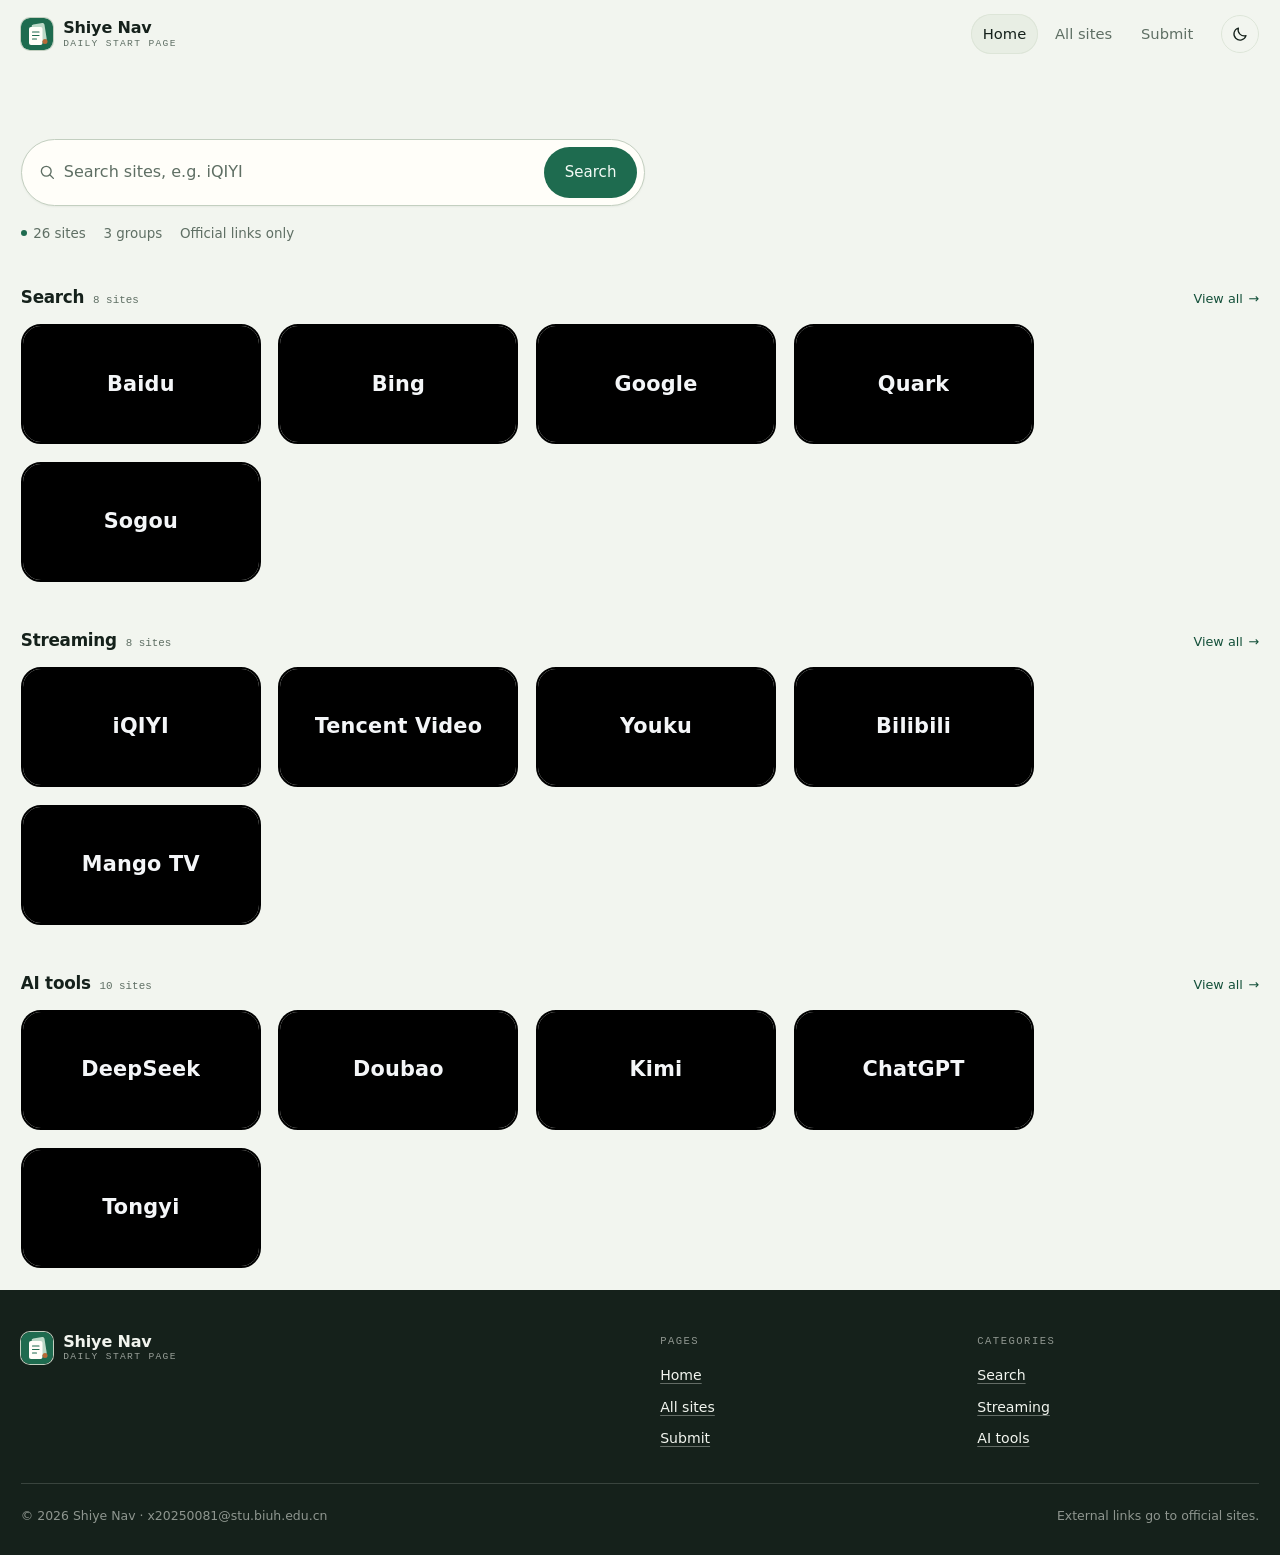
<file: index.html>
<!DOCTYPE html>
<html lang="en" class="no-js">
<head>

<meta charset="utf-8">
<meta name="viewport" content="width=device-width, initial-scale=1">
<title>Shiye Nav — Your daily sites, one page</title>
<meta name="description" content="Official entry points for Baidu, Bing, iQIYI, Tencent Video, Bilibili, DeepSeek, Doubao and more — grouped into search, streaming and AI tools.">
<link rel="canonical" href="https://swdlawa.github.io/nav/">

<meta property="og:type" content="website">
<meta property="og:site_name" content="Shiye Nav">
<meta property="og:locale" content="en_US">
<meta property="og:title" content="Shiye Nav — Your daily sites, one page">
<meta property="og:description" content="Official entry points for search, streaming and AI tools — grouped, one click away.">
<meta property="og:url" content="https://swdlawa.github.io/nav/">
<meta property="og:image" content="https://swdlawa.github.io/nav/assets/og-image.png">
<meta property="og:image:width" content="1200">
<meta property="og:image:height" content="630">
<meta property="og:image:alt" content="Shiye Nav: your daily sites, one page.">
<meta name="twitter:card" content="summary_large_image">
<meta name="twitter:title" content="Shiye Nav — Your daily sites, one page">
<meta name="twitter:description" content="Official entry points for search, streaming and AI tools — grouped.">
<meta name="twitter:image" content="https://swdlawa.github.io/nav/assets/og-image.png">

<link rel="icon" href="favicon.ico" sizes="16x16 32x32 48x48">
<link rel="icon" href="assets/favicon.svg" type="image/svg+xml">
<link rel="icon" href="assets/favicon.png" type="image/png" sizes="64x64">
<link rel="apple-touch-icon" href="assets/apple-touch-icon.png">
<link rel="manifest" href="manifest.webmanifest">
<meta name="theme-color" content="#f2f5ef">
<link rel="stylesheet" href="css/styles.css?v=15">
<script>
  (function () {
    var root = document.documentElement;
    root.classList.remove("no-js");
    try {
      var saved = localStorage.getItem("theme");
      var theme = saved || (window.matchMedia("(prefers-color-scheme: dark)").matches ? "dark" : "light");
      root.setAttribute("data-theme", theme);
    } catch (e) {
      root.setAttribute("data-theme", "light");
    }
  })();
</script>
<script src="js/main.js?v=15" defer></script>
</head>
<body>
<a class="skip-link" href="#main">Skip to main content</a>


<header class="site-header">
  <div class="wrap header-inner">
    <a class="brand" href="index.html">
      <img class="brand-mark" src="assets/favicon.svg" alt="" width="32" height="32">
      <span class="brand-text">Shiye Nav<small>Daily start page</small></span>
    </a>
    <nav class="site-nav" id="site-nav" aria-label="Main navigation">
      <ul>
        <li><a href="index.html" aria-current="page">Home</a></li>
        <li><a href="directory.html">All sites</a></li>
        <li><a href="submit.html">Submit</a></li>
      </ul>
    </nav>
    <div class="header-tools">
      <button class="icon-btn theme-toggle" type="button" data-theme-toggle aria-pressed="false" aria-label="Switch to dark theme">
        <svg class="icon-sun" viewBox="0 0 24 24" fill="none" stroke="currentColor" stroke-width="1.7" stroke-linecap="round" aria-hidden="true">
          <circle cx="12" cy="12" r="4.2"/>
          <path d="M12 2.5v2M12 19.5v2M2.5 12h2M19.5 12h2M5.2 5.2l1.4 1.4M17.4 17.4l1.4 1.4M18.8 5.2l-1.4 1.4M6.6 17.4l-1.4 1.4"/>
        </svg>
        <svg class="icon-moon" viewBox="0 0 24 24" fill="none" stroke="currentColor" stroke-width="1.7" stroke-linecap="round" stroke-linejoin="round" aria-hidden="true">
          <path d="M20 14.2A8.2 8.2 0 0 1 9.8 4a8.2 8.2 0 1 0 10.2 10.2Z"/>
        </svg>
      </button>
      <button class="icon-btn nav-toggle" type="button" data-nav-toggle aria-expanded="false" aria-controls="site-nav" aria-label="Open menu">
        <svg viewBox="0 0 24 24" fill="none" stroke="currentColor" stroke-width="1.8" stroke-linecap="round" aria-hidden="true">
          <path d="M4 7h16M4 12h16M4 17h16"/>
        </svg>
      </button>
    </div>
  </div>
</header>


<main id="main">


  <div class="wrap hero hero--compact">
    <form class="search-form" action="directory.html" method="get" role="search">
      <svg viewBox="0 0 24 24" fill="none" stroke="currentColor" stroke-width="1.8" stroke-linecap="round" aria-hidden="true">
        <circle cx="11" cy="11" r="6.5"/>
        <path d="M16 16l4.5 4.5"/>
      </svg>
      <label for="hero-search" style="position:absolute;width:1px;height:1px;overflow:hidden;clip:rect(0 0 0 0)">Search sites</label>
      <input id="hero-search" type="search" name="q" placeholder="Search sites, e.g. iQIYI" autocomplete="off">
      <button class="btn btn--accent" type="submit">Search</button>
    </form>

    <p class="hero-meta">
      <span><span class="dot" aria-hidden="true"></span>26 sites</span>
      <span>3 groups</span>
      <span>Official links only</span>
    </p>
  </div>


  <section class="section section--tight" aria-labelledby="group-search">
    <div class="wrap">
      <div class="group-head">
        <h2 id="group-search">Search</h2>
        <span class="group-count">8 sites</span>
        <a class="text-link" href="directory.html#group-search">View all</a>
      </div>
      <ul class="link-grid" role="list">
        <li><a class="link-card" href="https://www.baidu.com/" target="_blank" rel="noopener"><span class="link-icon" style="--mark:#2932e1" aria-hidden="true">BD</span><span class="link-text"><span class="link-name">Baidu</span><span class="link-domain">baidu.com</span></span></a></li>
        <li><a class="link-card" href="https://cn.bing.com/" target="_blank" rel="noopener"><span class="link-icon" style="--mark:#008373" aria-hidden="true">B</span><span class="link-text"><span class="link-name">Bing</span><span class="link-domain">cn.bing.com</span></span></a></li>
        <li><a class="link-card" href="https://www.google.com/" target="_blank" rel="noopener"><span class="link-icon" style="--mark:#4285f4" aria-hidden="true">G</span><span class="link-text"><span class="link-name">Google</span><span class="link-domain">google.com</span></span></a></li>
        <li><a class="link-card" href="https://quark.sm.cn/" target="_blank" rel="noopener"><span class="link-icon" style="--mark:#6d4aff" aria-hidden="true">QK</span><span class="link-text"><span class="link-name">Quark</span><span class="link-domain">quark.sm.cn</span></span></a></li>
        <li><a class="link-card" href="https://www.sogou.com/" target="_blank" rel="noopener"><span class="link-icon" style="--mark:#fb6022" aria-hidden="true">SG</span><span class="link-text"><span class="link-name">Sogou</span><span class="link-domain">sogou.com</span></span></a></li>
      </ul>
    </div>
  </section>

  <section class="section section--tight" aria-labelledby="group-video">
    <div class="wrap">
      <div class="group-head">
        <h2 id="group-video">Streaming</h2>
        <span class="group-count">8 sites</span>
        <a class="text-link" href="directory.html#group-video">View all</a>
      </div>
      <ul class="link-grid" role="list">
        <li><a class="link-card" href="https://www.iqiyi.com/" target="_blank" rel="noopener"><span class="link-icon" style="--mark:#00be06" aria-hidden="true">IQ</span><span class="link-text"><span class="link-name">iQIYI</span><span class="link-domain">iqiyi.com</span></span></a></li>
        <li><a class="link-card" href="https://v.qq.com/" target="_blank" rel="noopener"><span class="link-icon" style="--mark:#ff6022" aria-hidden="true">TX</span><span class="link-text"><span class="link-name">Tencent Video</span><span class="link-domain">v.qq.com</span></span></a></li>
        <li><a class="link-card" href="https://www.youku.com/" target="_blank" rel="noopener"><span class="link-icon" style="--mark:#1f8dff" aria-hidden="true">YK</span><span class="link-text"><span class="link-name">Youku</span><span class="link-domain">youku.com</span></span></a></li>
        <li><a class="link-card" href="https://www.bilibili.com/" target="_blank" rel="noopener"><span class="link-icon" style="--mark:#fb7299" aria-hidden="true">B</span><span class="link-text"><span class="link-name">Bilibili</span><span class="link-domain">bilibili.com</span></span></a></li>
        <li><a class="link-card" href="https://www.mgtv.com/" target="_blank" rel="noopener"><span class="link-icon" style="--mark:#ff6f00" aria-hidden="true">MG</span><span class="link-text"><span class="link-name">Mango TV</span><span class="link-domain">mgtv.com</span></span></a></li>
      </ul>
    </div>
  </section>

  <section class="section section--tight" aria-labelledby="group-ai">
    <div class="wrap">
      <div class="group-head">
        <h2 id="group-ai">AI tools</h2>
        <span class="group-count">10 sites</span>
        <a class="text-link" href="directory.html#group-ai">View all</a>
      </div>
      <ul class="link-grid" role="list">
        <li><a class="link-card" href="https://www.deepseek.com/" target="_blank" rel="noopener"><span class="link-icon" style="--mark:#4c6ef5" aria-hidden="true">DS</span><span class="link-text"><span class="link-name">DeepSeek</span><span class="link-domain">deepseek.com</span></span></a></li>
        <li><a class="link-card" href="https://www.doubao.com/" target="_blank" rel="noopener"><span class="link-icon" style="--mark:#f43f5e" aria-hidden="true">DB</span><span class="link-text"><span class="link-name">Doubao</span><span class="link-domain">doubao.com</span></span></a></li>
        <li><a class="link-card" href="https://kimi.moonshot.cn/" target="_blank" rel="noopener"><span class="link-icon" style="--mark:#6d4aff" aria-hidden="true">K</span><span class="link-text"><span class="link-name">Kimi</span><span class="link-domain">kimi.moonshot.cn</span></span></a></li>
        <li><a class="link-card" href="https://chatgpt.com/" target="_blank" rel="noopener"><span class="link-icon" style="--mark:#10a37f" aria-hidden="true">GPT</span><span class="link-text"><span class="link-name">ChatGPT</span><span class="link-domain">chatgpt.com</span></span></a></li>
        <li><a class="link-card" href="https://tongyi.aliyun.com/" target="_blank" rel="noopener"><span class="link-icon" style="--mark:#615ced" aria-hidden="true">QW</span><span class="link-text"><span class="link-name">Tongyi</span><span class="link-domain">tongyi.aliyun.com</span></span></a></li>
      </ul>
    </div>
  </section>

</main>


<footer class="site-footer">
  <div class="wrap">
    <div class="footer-grid">
      <div class="footer-brand">
        <a class="brand" href="index.html">
          <img class="brand-mark" src="assets/favicon.svg" alt="" width="32" height="32">
          <span class="brand-text">Shiye Nav<small>Daily start page</small></span>
        </a>
      </div>
      <div class="footer-col">
        <h2>Pages</h2>
        <ul>
          <li><a href="index.html">Home</a></li>
          <li><a href="directory.html">All sites</a></li>
          <li><a href="submit.html">Submit</a></li>
        </ul>
      </div>
      <div class="footer-col">
        <h2>Categories</h2>
        <ul>
          <li><a href="directory.html#group-search">Search</a></li>
          <li><a href="directory.html#group-video">Streaming</a></li>
          <li><a href="directory.html#group-ai">AI tools</a></li>
        </ul>
      </div>
    </div>
    <div class="footer-bottom">
      <p>© <span data-year>2026</span> Shiye Nav · x20250081@stu.biuh.edu.cn</p>
      <p>External links go to official sites.</p>
    </div>
  </div>
</footer>

<button class="to-top" type="button" data-to-top aria-label="Back to top">
  <svg viewBox="0 0 24 24" width="18" height="18" fill="none" stroke="currentColor" stroke-width="1.8" stroke-linecap="round" stroke-linejoin="round" aria-hidden="true">
    <path d="M12 19V5M5 12l7-7 7 7"/>
  </svg>
</button>
</body>
</html>
</file>
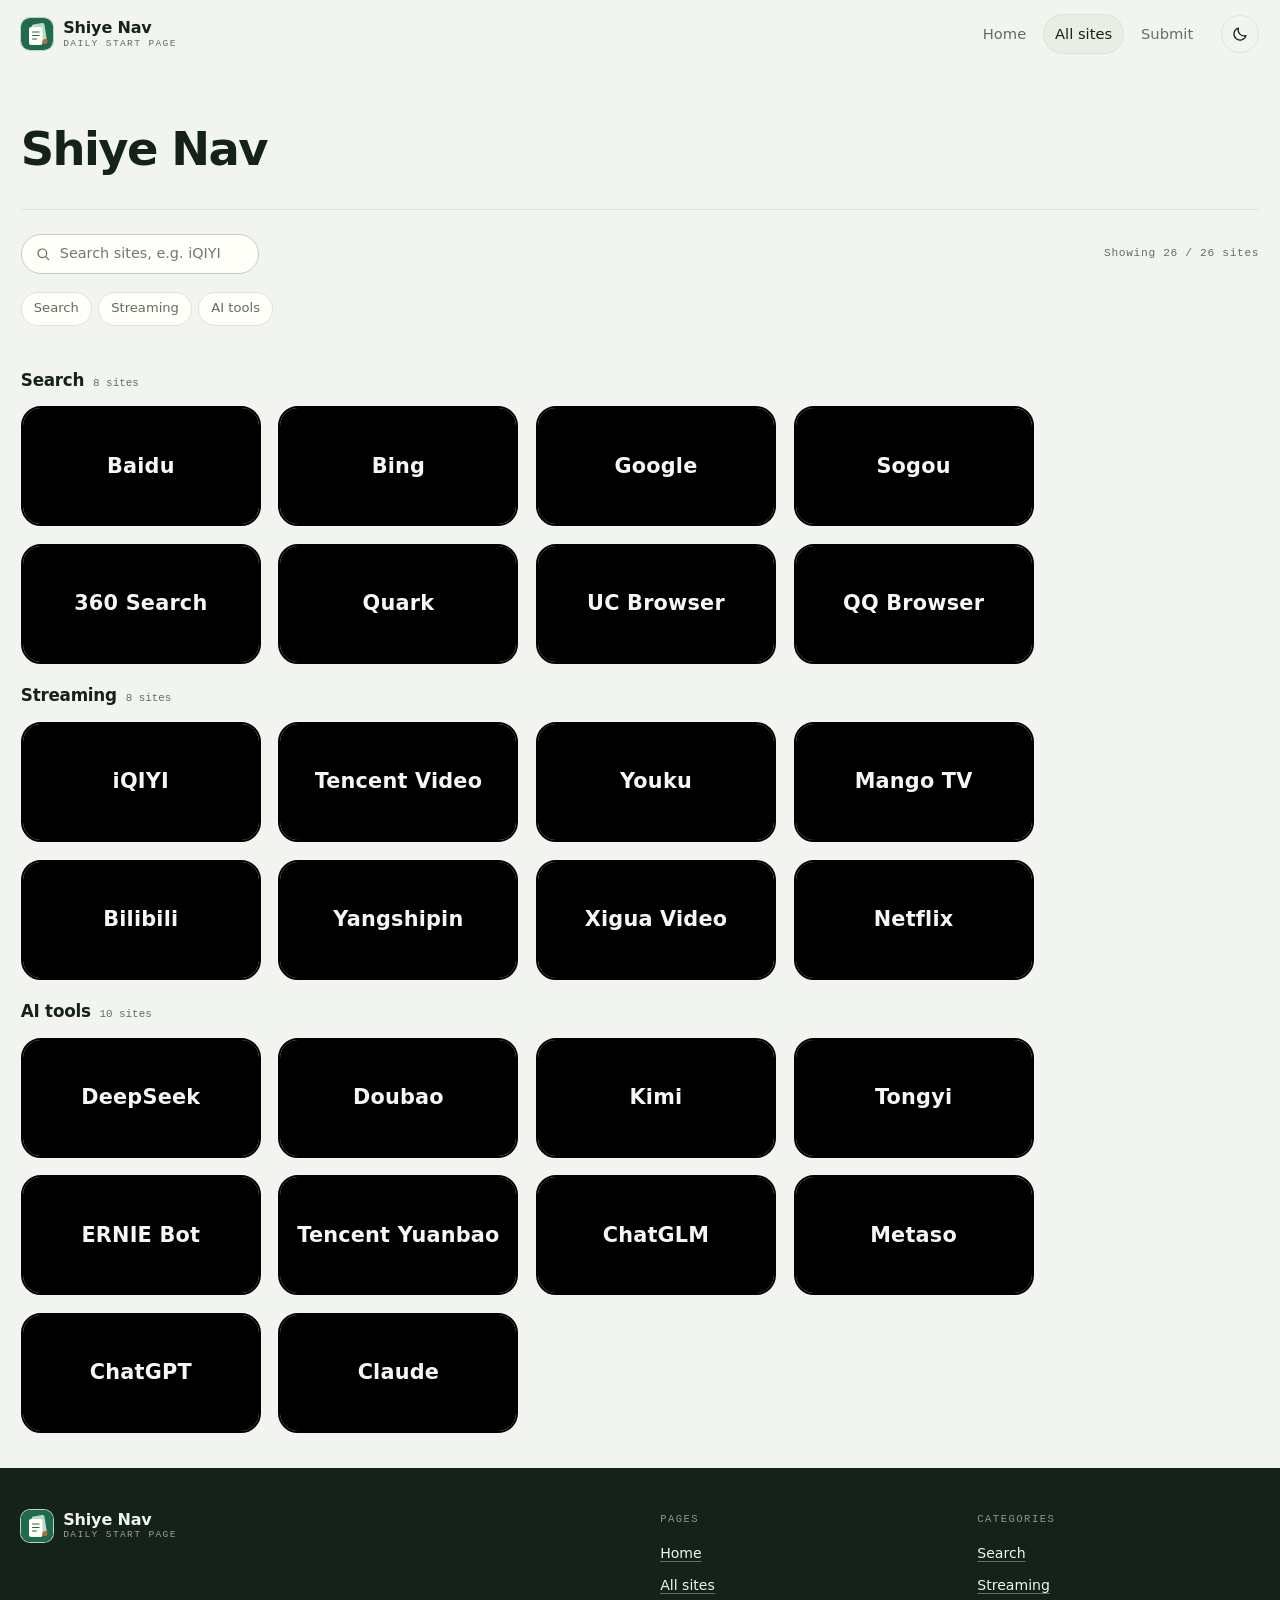
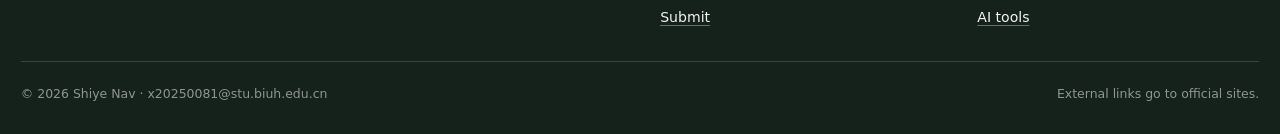
<file: directory.html>
<!DOCTYPE html>
<html lang="en" class="no-js">
<head>
<meta charset="utf-8">
<meta name="viewport" content="width=device-width, initial-scale=1">
<title>All sites · Shiye Nav</title>
<meta name="description" content="All 26 sites in Shiye Nav: Baidu, Bing, Google, iQIYI, Tencent Video, Bilibili, DeepSeek, Doubao, Kimi and more.">
<link rel="canonical" href="https://swdlawa.github.io/nav/directory.html">

<meta property="og:type" content="website">
<meta property="og:site_name" content="Shiye Nav">
<meta property="og:locale" content="en_US">
<meta property="og:title" content="All sites · Shiye Nav">
<meta property="og:description" content="26 everyday sites, grouped into search, streaming and AI tools.">
<meta property="og:url" content="https://swdlawa.github.io/nav/directory.html">
<meta property="og:image" content="https://swdlawa.github.io/nav/assets/og-image.png">
<meta property="og:image:width" content="1200">
<meta property="og:image:height" content="630">
<meta property="og:image:alt" content="Shiye Nav: your daily sites, one page.">
<meta name="twitter:card" content="summary_large_image">
<meta name="twitter:title" content="All sites · Shiye Nav">
<meta name="twitter:description" content="26 everyday sites, grouped into search, streaming and AI tools.">
<meta name="twitter:image" content="https://swdlawa.github.io/nav/assets/og-image.png">

<link rel="icon" href="favicon.ico" sizes="16x16 32x32 48x48">
<link rel="icon" href="assets/favicon.svg" type="image/svg+xml">
<link rel="icon" href="assets/favicon.png" type="image/png" sizes="64x64">
<link rel="apple-touch-icon" href="assets/apple-touch-icon.png">
<link rel="manifest" href="manifest.webmanifest">
<meta name="theme-color" content="#f2f5ef">
<link rel="stylesheet" href="css/styles.css?v=15">
<script>
  (function () {
    var root = document.documentElement;
    root.classList.remove("no-js");
    try {
      var saved = localStorage.getItem("theme");
      var theme = saved || (window.matchMedia("(prefers-color-scheme: dark)").matches ? "dark" : "light");
      root.setAttribute("data-theme", theme);
    } catch (e) {
      root.setAttribute("data-theme", "light");
    }
  })();
</script>
<script src="js/main.js?v=15" defer></script>
</head>
<body>
<a class="skip-link" href="#main">Skip to main content</a>

<header class="site-header">
  <div class="wrap header-inner">
    <a class="brand" href="index.html">
      <img class="brand-mark" src="assets/favicon.svg" alt="" width="32" height="32">
      <span class="brand-text">Shiye Nav<small>Daily start page</small></span>
    </a>
    <nav class="site-nav" id="site-nav" aria-label="Main navigation">
      <ul>
        <li><a href="index.html">Home</a></li>
        <li><a href="directory.html" aria-current="page">All sites</a></li>
        <li><a href="submit.html">Submit</a></li>
      </ul>
    </nav>
    <div class="header-tools">
      <button class="icon-btn theme-toggle" type="button" data-theme-toggle aria-pressed="false" aria-label="Switch to dark theme">
        <svg class="icon-sun" viewBox="0 0 24 24" fill="none" stroke="currentColor" stroke-width="1.7" stroke-linecap="round" aria-hidden="true">
          <circle cx="12" cy="12" r="4.2"/>
          <path d="M12 2.5v2M12 19.5v2M2.5 12h2M19.5 12h2M5.2 5.2l1.4 1.4M17.4 17.4l1.4 1.4M18.8 5.2l-1.4 1.4M6.6 17.4l-1.4 1.4"/>
        </svg>
        <svg class="icon-moon" viewBox="0 0 24 24" fill="none" stroke="currentColor" stroke-width="1.7" stroke-linecap="round" stroke-linejoin="round" aria-hidden="true">
          <path d="M20 14.2A8.2 8.2 0 0 1 9.8 4a8.2 8.2 0 1 0 10.2 10.2Z"/>
        </svg>
      </button>
      <button class="icon-btn nav-toggle" type="button" data-nav-toggle aria-expanded="false" aria-controls="site-nav" aria-label="Open menu">
        <svg viewBox="0 0 24 24" fill="none" stroke="currentColor" stroke-width="1.8" stroke-linecap="round" aria-hidden="true">
          <path d="M4 7h16M4 12h16M4 17h16"/>
        </svg>
      </button>
    </div>
  </div>
</header>

<main id="main">

  <div class="wrap">
    <div class="page-head">
      <h1>Shiye Nav</h1>
    </div>

    <div class="toolbar">
      <div class="search-inline">
        <svg viewBox="0 0 24 24" fill="none" stroke="currentColor" stroke-width="1.8" stroke-linecap="round" aria-hidden="true">
          <circle cx="11" cy="11" r="6.5"/>
          <path d="M16 16l4.5 4.5"/>
        </svg>
        <label for="site-search" style="position:absolute;width:1px;height:1px;overflow:hidden;clip:rect(0 0 0 0)">Search sites</label>
        <input id="site-search" type="search" data-search placeholder="Search sites, e.g. iQIYI" autocomplete="off">
        <button class="clear-btn" type="button" data-clear aria-label="Clear search">×</button>
      </div>
      <p class="result-count" data-result-count aria-live="polite">Showing 26 / 26 sites</p>
    </div>

    <ul class="cat-jump" role="list">
      <li><a href="#group-search">Search</a></li>
      <li><a href="#group-video">Streaming</a></li>
      <li><a href="#group-ai">AI tools</a></li>
    </ul>


    <div data-directory>


      <section class="group" data-group id="group-search" aria-labelledby="title-search">
        <div class="group-head">
          <h2 id="title-search">Search</h2>
          <span class="group-count" data-group-count>8 sites</span>
        </div>
        <ul class="link-grid" role="list">

          <li><a class="link-card" data-site data-name="Baidu" data-tags="search encyclopedia tieba" href="https://www.baidu.com/" target="_blank" rel="noopener"><span class="link-icon" style="--mark:#2932e1" aria-hidden="true">BD</span><span class="link-text"><span class="link-name">Baidu</span><span class="link-domain">baidu.com</span></span></a></li>
          <li><a class="link-card" data-site data-name="Bing" data-tags="microsoft english images" href="https://cn.bing.com/" target="_blank" rel="noopener"><span class="link-icon" style="--mark:#008373" aria-hidden="true">B</span><span class="link-text"><span class="link-name">Bing</span><span class="link-domain">cn.bing.com</span></span></a></li>
          <li><a class="link-card" data-site data-name="Google" data-tags="search english tech" href="https://www.google.com/" target="_blank" rel="noopener"><span class="link-icon" style="--mark:#4285f4" aria-hidden="true">G</span><span class="link-text"><span class="link-name">Google</span><span class="link-domain">google.com</span></span></a></li>
          <li><a class="link-card" data-site data-name="Sogou" data-tags="wechat articles search" href="https://www.sogou.com/" target="_blank" rel="noopener"><span class="link-icon" style="--mark:#fb6022" aria-hidden="true">SG</span><span class="link-text"><span class="link-name">Sogou</span><span class="link-domain">sogou.com</span></span></a></li>
          <li><a class="link-card" data-site data-name="360 Search" data-tags="news security" href="https://www.so.com/" target="_blank" rel="noopener"><span class="link-icon" style="--mark:#16a34a" aria-hidden="true">360</span><span class="link-text"><span class="link-name">360 Search</span><span class="link-domain">so.com</span></span></a></li>
          <li><a class="link-card" data-site data-name="Quark" data-tags="search cloud drive scan mobile" href="https://quark.sm.cn/" target="_blank" rel="noopener"><span class="link-icon" style="--mark:#6d4aff" aria-hidden="true">QK</span><span class="link-text"><span class="link-name">Quark</span><span class="link-domain">quark.sm.cn</span></span></a></li>
          <li><a class="link-card" data-site data-name="UC Browser" data-tags="browser mobile download" href="https://www.uc.cn/" target="_blank" rel="noopener"><span class="link-icon" style="--mark:#ff6a00" aria-hidden="true">UC</span><span class="link-text"><span class="link-name">UC Browser</span><span class="link-domain">uc.cn</span></span></a></li>
          <li><a class="link-card" data-site data-name="QQ Browser" data-tags="browser tencent download" href="https://browser.qq.com/" target="_blank" rel="noopener"><span class="link-icon" style="--mark:#12b7f5" aria-hidden="true">QQ</span><span class="link-text"><span class="link-name">QQ Browser</span><span class="link-domain">browser.qq.com</span></span></a></li>
        </ul>
      </section>

      <section class="group" data-group id="group-video" aria-labelledby="title-video">
        <div class="group-head">
          <h2 id="title-video">Streaming</h2>
          <span class="group-count" data-group-count>8 sites</span>
        </div>
        <ul class="link-grid" role="list">
          <li><a class="link-card" data-site data-name="iQIYI" data-tags="drama variety movie" href="https://www.iqiyi.com/" target="_blank" rel="noopener"><span class="link-icon" style="--mark:#00be06" aria-hidden="true">IQ</span><span class="link-text"><span class="link-name">iQIYI</span><span class="link-domain">iqiyi.com</span></span></a></li>
          <li><a class="link-card" data-site data-name="Tencent Video" data-tags="drama anime sports variety" href="https://v.qq.com/" target="_blank" rel="noopener"><span class="link-icon" style="--mark:#ff6022" aria-hidden="true">TX</span><span class="link-text"><span class="link-name">Tencent Video</span><span class="link-domain">v.qq.com</span></span></a></li>
          <li><a class="link-card" data-site data-name="Youku" data-tags="drama movie variety" href="https://www.youku.com/" target="_blank" rel="noopener"><span class="link-icon" style="--mark:#1f8dff" aria-hidden="true">YK</span><span class="link-text"><span class="link-name">Youku</span><span class="link-domain">youku.com</span></span></a></li>
          <li><a class="link-card" data-site data-name="Mango TV" data-tags="variety hunan tv" href="https://www.mgtv.com/" target="_blank" rel="noopener"><span class="link-icon" style="--mark:#ff6f00" aria-hidden="true">MG</span><span class="link-text"><span class="link-name">Mango TV</span><span class="link-domain">mgtv.com</span></span></a></li>
          <li><a class="link-card" data-site data-name="Bilibili" data-tags="anime danmaku courses video" href="https://www.bilibili.com/" target="_blank" rel="noopener"><span class="link-icon" style="--mark:#fb7299" aria-hidden="true">B</span><span class="link-text"><span class="link-name">Bilibili</span><span class="link-domain">bilibili.com</span></span></a></li>
          <li><a class="link-card" data-site data-name="Yangshipin" data-tags="cctv news live sports" href="https://www.yangshipin.cn/" target="_blank" rel="noopener"><span class="link-icon" style="--mark:#e60012" aria-hidden="true">YS</span><span class="link-text"><span class="link-name">Yangshipin</span><span class="link-domain">yangshipin.cn</span></span></a></li>
          <li><a class="link-card" data-site data-name="Xigua Video" data-tags="short video documentary" href="https://www.ixigua.com/" target="_blank" rel="noopener"><span class="link-icon" style="--mark:#ff5533" aria-hidden="true">XG</span><span class="link-text"><span class="link-name">Xigua Video</span><span class="link-domain">ixigua.com</span></span></a></li>
          <li><a class="link-card" data-site data-name="Netflix" data-tags="us drama movie streaming" href="https://www.netflix.com/" target="_blank" rel="noopener"><span class="link-icon" style="--mark:#e50914" aria-hidden="true">NF</span><span class="link-text"><span class="link-name">Netflix</span><span class="link-domain">netflix.com</span></span></a></li>
        </ul>
      </section>

      <section class="group" data-group id="group-ai" aria-labelledby="title-ai">
        <div class="group-head">
          <h2 id="title-ai">AI tools</h2>
          <span class="group-count" data-group-count>10 sites</span>
        </div>
        <ul class="link-grid" role="list">
          <li><a class="link-card" data-site data-name="DeepSeek" data-tags="llm api coding reasoning" href="https://www.deepseek.com/" target="_blank" rel="noopener"><span class="link-icon" style="--mark:#4c6ef5" aria-hidden="true">DS</span><span class="link-text"><span class="link-name">DeepSeek</span><span class="link-domain">deepseek.com</span></span></a></li>
          <li><a class="link-card" data-site data-name="Doubao" data-tags="voice chat writing chinese" href="https://www.doubao.com/" target="_blank" rel="noopener"><span class="link-icon" style="--mark:#f43f5e" aria-hidden="true">DB</span><span class="link-text"><span class="link-name">Doubao</span><span class="link-domain">doubao.com</span></span></a></li>
          <li><a class="link-card" data-site data-name="Kimi" data-tags="long context papers" href="https://kimi.moonshot.cn/" target="_blank" rel="noopener"><span class="link-icon" style="--mark:#6d4aff" aria-hidden="true">K</span><span class="link-text"><span class="link-name">Kimi</span><span class="link-domain">kimi.moonshot.cn</span></span></a></li>
          <li><a class="link-card" data-site data-name="Tongyi" data-tags="alibaba llm office writing" href="https://tongyi.aliyun.com/" target="_blank" rel="noopener"><span class="link-icon" style="--mark:#615ced" aria-hidden="true">QW</span><span class="link-text"><span class="link-name">Tongyi</span><span class="link-domain">tongyi.aliyun.com</span></span></a></li>
          <li><a class="link-card" data-site data-name="ERNIE Bot" data-tags="baidu chinese writing" href="https://yiyan.baidu.com/" target="_blank" rel="noopener"><span class="link-icon" style="--mark:#2932e1" aria-hidden="true">WX</span><span class="link-text"><span class="link-name">ERNIE Bot</span><span class="link-domain">yiyan.baidu.com</span></span></a></li>
          <li><a class="link-card" data-site data-name="Tencent Yuanbao" data-tags="tencent hunyuan wechat articles" href="https://yuanbao.tencent.com/" target="_blank" rel="noopener"><span class="link-icon" style="--mark:#3370ff" aria-hidden="true">YB</span><span class="link-text"><span class="link-name">Tencent Yuanbao</span><span class="link-domain">yuanbao.tencent.com</span></span></a></li>
          <li><a class="link-card" data-site data-name="ChatGLM" data-tags="zhipu tables long docs" href="https://chatglm.cn/" target="_blank" rel="noopener"><span class="link-icon" style="--mark:#0ea5e9" aria-hidden="true">ZP</span><span class="link-text"><span class="link-name">ChatGLM</span><span class="link-domain">chatglm.cn</span></span></a></li>
          <li><a class="link-card" data-site data-name="Metaso" data-tags="search citations research" href="https://metaso.cn/" target="_blank" rel="noopener"><span class="link-icon" style="--mark:#0e7490" aria-hidden="true">MT</span><span class="link-text"><span class="link-name">Metaso</span><span class="link-domain">metaso.cn</span></span></a></li>
          <li><a class="link-card" data-site data-name="ChatGPT" data-tags="openai chat writing gpt" href="https://chatgpt.com/" target="_blank" rel="noopener"><span class="link-icon" style="--mark:#10a37f" aria-hidden="true">GPT</span><span class="link-text"><span class="link-name">ChatGPT</span><span class="link-domain">chatgpt.com</span></span></a></li>
          <li><a class="link-card" data-site data-name="Claude" data-tags="anthropic long text writing" href="https://claude.ai/" target="_blank" rel="noopener"><span class="link-icon" style="--mark:#d97757" aria-hidden="true">C</span><span class="link-text"><span class="link-name">Claude</span><span class="link-domain">claude.ai</span></span></a></li>
        </ul>
      </section>

    </div>

    <p class="empty-state" data-empty-state hidden style="margin-top:1.5rem">
      <strong>No matching sites</strong>
      Try another keyword, or go back to <a href="index.html">Home</a>. Current query: <span data-empty-term></span>
    </p>
  </div>

</main>

<footer class="site-footer">
  <div class="wrap">
    <div class="footer-grid">
      <div class="footer-brand">
        <a class="brand" href="index.html">
          <img class="brand-mark" src="assets/favicon.svg" alt="" width="32" height="32">
          <span class="brand-text">Shiye Nav<small>Daily start page</small></span>
        </a>
      </div>
      <div class="footer-col">
        <h2>Pages</h2>
        <ul>
          <li><a href="index.html">Home</a></li>
          <li><a href="directory.html">All sites</a></li>
          <li><a href="submit.html">Submit</a></li>
        </ul>
      </div>
      <div class="footer-col">
        <h2>Categories</h2>
        <ul>
          <li><a href="#group-search">Search</a></li>
          <li><a href="#group-video">Streaming</a></li>
          <li><a href="#group-ai">AI tools</a></li>
        </ul>
      </div>
    </div>
    <div class="footer-bottom">
      <p>© <span data-year>2026</span> Shiye Nav · x20250081@stu.biuh.edu.cn</p>
      <p>External links go to official sites.</p>
    </div>
  </div>
</footer>

<button class="to-top" type="button" data-to-top aria-label="Back to top">
  <svg viewBox="0 0 24 24" width="18" height="18" fill="none" stroke="currentColor" stroke-width="1.8" stroke-linecap="round" stroke-linejoin="round" aria-hidden="true">
    <path d="M12 19V5M5 12l7-7 7 7"/>
  </svg>
</button>
</body>
</html>
</file>
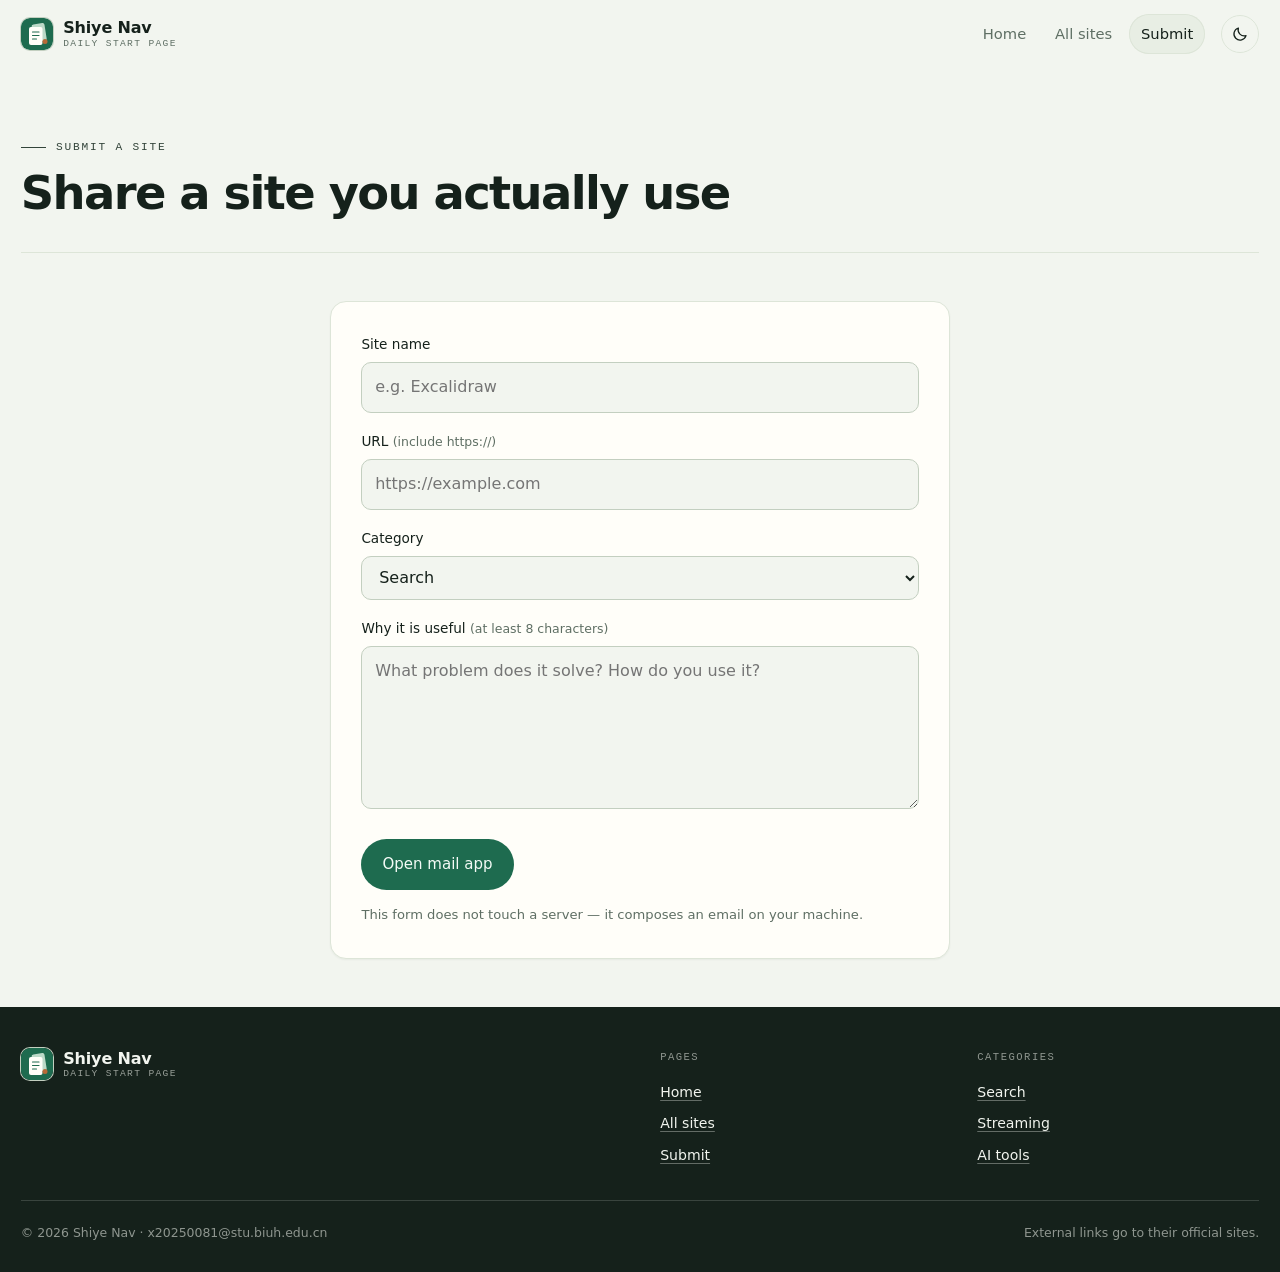
<file: submit.html>
<!DOCTYPE html>
<html lang="en" class="no-js">
<head>
<meta charset="utf-8">
<meta name="viewport" content="width=device-width, initial-scale=1">
<title>Submit a site · Shiye Nav</title>
<meta name="description" content="Suggest a useful site to Shiye Nav: name, URL and one reason. I will try it before adding it.">
<link rel="canonical" href="https://swdlawa.github.io/nav/submit.html">

<meta property="og:type" content="website">
<meta property="og:site_name" content="Shiye Nav">
<meta property="og:locale" content="en_US">
<meta property="og:title" content="Submit a site · Shiye Nav">
<meta property="og:description" content="Found a good site? Send it in — I will try it before adding it.">
<meta property="og:url" content="https://swdlawa.github.io/nav/submit.html">
<meta property="og:image" content="https://swdlawa.github.io/nav/assets/og-image.png">
<meta property="og:image:width" content="1200">
<meta property="og:image:height" content="630">
<meta property="og:image:alt" content="Shiye Nav: your daily sites, one page.">
<meta name="twitter:card" content="summary_large_image">
<meta name="twitter:title" content="Submit a site · Shiye Nav">
<meta name="twitter:description" content="Found a good site? Send it in — I will try it before adding it.">
<meta name="twitter:image" content="https://swdlawa.github.io/nav/assets/og-image.png">

<link rel="icon" href="favicon.ico" sizes="16x16 32x32 48x48">
<link rel="icon" href="assets/favicon.svg" type="image/svg+xml">
<link rel="icon" href="assets/favicon.png" type="image/png" sizes="64x64">
<link rel="apple-touch-icon" href="assets/apple-touch-icon.png">
<link rel="manifest" href="manifest.webmanifest">
<meta name="theme-color" content="#f2f5ef">
<link rel="stylesheet" href="css/styles.css?v=15">
<script>
  (function () {
    var root = document.documentElement;
    root.classList.remove("no-js");
    try {
      var saved = localStorage.getItem("theme");
      var theme = saved || (window.matchMedia("(prefers-color-scheme: dark)").matches ? "dark" : "light");
      root.setAttribute("data-theme", theme);
    } catch (e) {
      root.setAttribute("data-theme", "light");
    }
  })();
</script>
<script src="js/main.js?v=15" defer></script>
</head>
<body>
<a class="skip-link" href="#main">Skip to main content</a>

<header class="site-header">
  <div class="wrap header-inner">
    <a class="brand" href="index.html">
      <img class="brand-mark" src="assets/favicon.svg" alt="" width="32" height="32">
      <span class="brand-text">Shiye Nav<small>Daily start page</small></span>
    </a>
    <nav class="site-nav" id="site-nav" aria-label="Main navigation">
      <ul>
        <li><a href="index.html">Home</a></li>
        <li><a href="directory.html">All sites</a></li>
        <li><a href="submit.html" aria-current="page">Submit</a></li>
      </ul>
    </nav>
    <div class="header-tools">
      <button class="icon-btn theme-toggle" type="button" data-theme-toggle aria-pressed="false" aria-label="Switch to dark theme">
        <svg class="icon-sun" viewBox="0 0 24 24" fill="none" stroke="currentColor" stroke-width="1.7" stroke-linecap="round" aria-hidden="true">
          <circle cx="12" cy="12" r="4.2"/>
          <path d="M12 2.5v2M12 19.5v2M2.5 12h2M19.5 12h2M5.2 5.2l1.4 1.4M17.4 17.4l1.4 1.4M18.8 5.2l-1.4 1.4M6.6 17.4l-1.4 1.4"/>
        </svg>
        <svg class="icon-moon" viewBox="0 0 24 24" fill="none" stroke="currentColor" stroke-width="1.7" stroke-linecap="round" stroke-linejoin="round" aria-hidden="true">
          <path d="M20 14.2A8.2 8.2 0 0 1 9.8 4a8.2 8.2 0 1 0 10.2 10.2Z"/>
        </svg>
      </button>
      <button class="icon-btn nav-toggle" type="button" data-nav-toggle aria-expanded="false" aria-controls="site-nav" aria-label="Open menu">
        <svg viewBox="0 0 24 24" fill="none" stroke="currentColor" stroke-width="1.8" stroke-linecap="round" aria-hidden="true">
          <path d="M4 7h16M4 12h16M4 17h16"/>
        </svg>
      </button>
    </div>
  </div>
</header>

<main id="main">

  <div class="wrap">
    <div class="page-head">
      <p class="eyebrow">Submit a site</p>
      <h1>Share a site you actually use</h1>
    </div>

    <div class="submit-grid submit-grid--single">

      <form class="form-card" data-submit-form data-mailto="x20250081@stu.biuh.edu.cn" novalidate>
        <div class="field">
          <label for="name">Site name</label>
          <input id="name" name="name" type="text" placeholder="e.g. Excalidraw" autocomplete="off" required aria-describedby="name-error">
          <p class="error-msg" id="name-error" role="alert"></p>
        </div>

        <div class="field">
          <label for="url">URL <span class="hint">(include https://)</span></label>

          <input id="url" name="url" type="url" inputmode="url" placeholder="https://example.com" autocomplete="off" required aria-describedby="url-error">
          <p class="error-msg" id="url-error" role="alert"></p>
        </div>

        <div class="field">
          <label for="category">Category</label>
          <select id="category" name="category">
            <option value="Search">Search</option>
            <option value="Streaming">Streaming</option>
            <option value="AI tools">AI tools</option>
            <option value="Other / not sure">Other / not sure</option>
          </select>
        </div>

        <div class="field">
          <label for="reason">Why it is useful <span class="hint">(at least 8 characters)</span></label>
          <textarea id="reason" name="reason" rows="5" placeholder="What problem does it solve? How do you use it?" required aria-describedby="reason-error"></textarea>
          <p class="error-msg" id="reason-error" role="alert"></p>
        </div>

        <div class="form-actions">
          <button class="btn btn--accent" type="submit">Open mail app</button>
          <p class="form-status" data-form-status role="status" aria-live="polite">This form does not touch a server — it composes an email on your machine.</p>
        </div>
      </form>
    </div>
  </div>

</main>

<footer class="site-footer">
  <div class="wrap">
    <div class="footer-grid">
      <div class="footer-brand">
        <a class="brand" href="index.html">
          <img class="brand-mark" src="assets/favicon.svg" alt="" width="32" height="32">
          <span class="brand-text">Shiye Nav<small>Daily start page</small></span>
        </a>
      </div>
      <div class="footer-col">
        <h2>Pages</h2>
        <ul>
          <li><a href="index.html">Home</a></li>
          <li><a href="directory.html">All sites</a></li>
          <li><a href="submit.html">Submit</a></li>
        </ul>
      </div>
      <div class="footer-col">
        <h2>Categories</h2>
        <ul>
          <li><a href="directory.html#group-search">Search</a></li>
          <li><a href="directory.html#group-video">Streaming</a></li>
          <li><a href="directory.html#group-ai">AI tools</a></li>
        </ul>
      </div>
    </div>
    <div class="footer-bottom">
      <p>© <span data-year>2026</span> Shiye Nav · x20250081@stu.biuh.edu.cn</p>
      <p>External links go to their official sites.</p>
    </div>
  </div>
</footer>

<button class="to-top" type="button" data-to-top aria-label="Back to top">
  <svg viewBox="0 0 24 24" width="18" height="18" fill="none" stroke="currentColor" stroke-width="1.8" stroke-linecap="round" stroke-linejoin="round" aria-hidden="true">
    <path d="M12 19V5M5 12l7-7 7 7"/>
  </svg>
</button>
</body>
</html>
</file>
<file: css/styles.css>
:root {
  --bg: #f2f5ef;
  --surface: #fffef9;
  --surface-2: #e8eee4;
  --ink: #15211b;
  --ink-soft: #33443a;
  --muted: #5f6f64;
  --line: #dde5d8;
  --line-strong: #c3cfc0;
  --accent: #1e6b4f;
  --accent-ink: #14503a;
  --accent-soft: #dcebe1;
  --warm: #b96a37;
  --focus: #1f5fd0;

  --font-sans: "Inter", "PingFang SC", "Hiragino Sans GB", "Microsoft YaHei",
    system-ui, -apple-system, "Segoe UI", sans-serif;
  --font-mono: "SFMono-Regular", "Cascadia Code", Consolas, "Liberation Mono",
    monospace;

  --wrap: 1160px;
  --radius: 16px;
  --radius-sm: 10px;
  --shadow-sm: 0 1px 2px rgba(21, 33, 27, 0.05);
  --shadow: 0 2px 4px rgba(21, 33, 27, 0.04),
    0 24px 48px -32px rgba(21, 33, 27, 0.4);
  --header-h: 68px;

  color-scheme: light;
}

[data-theme="dark"] {
  --bg: #0f1612;
  --surface: #161f1a;
  --surface-2: #1d2922;
  --ink: #e9efe8;
  --ink-soft: #c9d5cc;
  --muted: #93a398;
  --line: #26342c;
  --line-strong: #3a4b41;
  --accent: #74c29c;
  --accent-ink: #9ad9b9;
  --accent-soft: #1b2c23;
  --warm: #e0a06f;
  --focus: #7aa7ff;

  --shadow-sm: 0 1px 2px rgba(0, 0, 0, 0.4);
  --shadow: 0 2px 4px rgba(0, 0, 0, 0.3),
    0 24px 48px -32px rgba(0, 0, 0, 0.9);

  color-scheme: dark;
}

*,
*::before,
*::after {
  box-sizing: border-box;
}

* {
  margin: 0;
}

html {
  -webkit-text-size-adjust: 100%;
  scroll-behavior: smooth;
  scroll-padding-top: calc(var(--header-h) + 1.5rem);
}

body {
  min-height: 100vh;
  display: flex;
  flex-direction: column;
  background: var(--bg);
  color: var(--ink);
  font-family: var(--font-sans);
  font-size: 1rem;
  line-height: 1.75;
  -webkit-font-smoothing: antialiased;
  text-rendering: optimizeLegibility;
}

img,
svg {
  display: block;
  max-width: 100%;
}

[hidden] {
  display: none !important;
}

img {
  height: auto;
}

a {
  color: var(--accent-ink);
  text-decoration-color: color-mix(in srgb, var(--accent) 40%, transparent);
  text-underline-offset: 0.18em;
  transition: color 0.18s ease, text-decoration-color 0.18s ease;
}

a:hover {
  color: var(--accent);
  text-decoration-color: currentColor;
}

button,
input,
select,
textarea {
  font: inherit;
  color: inherit;
}

ul[role="list"],
ol[role="list"] {
  list-style: none;
  padding: 0;
}

:focus-visible {
  outline: 2px solid var(--focus);
  outline-offset: 3px;
  border-radius: 3px;
}

::selection {
  background: var(--accent-soft);
  color: var(--ink);
}

.skip-link {
  position: absolute;
  top: 0.5rem;
  left: 0.5rem;
  z-index: 100;
  padding: 0.55rem 0.9rem;
  border-radius: var(--radius-sm);
  background: var(--ink);
  color: var(--bg);
  font-size: 0.9rem;
  text-decoration: none;
  transform: translateY(-160%);
  transition: transform 0.18s ease;
}

.skip-link:focus-visible {
  transform: none;
  color: var(--bg);
}

.wrap {
  width: min(100% - 2.6rem, var(--wrap));
  margin-inline: auto;
}

main {
  flex: 1 0 auto;
}

.eyebrow {
  display: inline-flex;
  align-items: center;
  gap: 0.6rem;
  font-family: var(--font-mono);
  font-size: 0.7rem;
  letter-spacing: 0.16em;
  text-transform: uppercase;
  color: var(--accent);
}

.eyebrow::before {
  content: "";
  width: 1.6rem;
  height: 1px;
  background: currentColor;
}

.lede {
  max-width: 58ch;
  color: var(--ink-soft);
  font-size: clamp(1.02rem, 1.5vw, 1.14rem);
  line-height: 1.8;
}

.muted {
  color: var(--muted);
}

.btn {
  --btn-bg: var(--ink);
  --btn-fg: var(--bg);
  display: inline-flex;
  align-items: center;
  justify-content: center;
  gap: 0.45rem;
  padding: 0.72rem 1.25rem;
  border: 1px solid transparent;
  border-radius: 999px;
  background: var(--btn-bg);
  color: var(--btn-fg);
  font-size: 0.94rem;
  font-weight: 500;
  text-decoration: none;
  cursor: pointer;
  transition: transform 0.18s ease, background 0.18s ease,
    border-color 0.18s ease, box-shadow 0.18s ease;
}

.btn:hover {
  color: var(--btn-fg);
  transform: translateY(-1px);
  box-shadow: var(--shadow);
}

.btn--accent {
  --btn-bg: var(--accent);
  --btn-fg: #f4fbf6;
}

[data-theme="dark"] .btn--accent {
  --btn-fg: #0d1711;
}

.btn--ghost {
  --btn-bg: transparent;
  --btn-fg: var(--ink);
  border-color: var(--line-strong);
}

.btn--ghost:hover {
  background: var(--surface);
  border-color: var(--ink);
}

.text-link {
  display: inline-flex;
  align-items: center;
  gap: 0.35rem;
  font-weight: 500;
  text-decoration: none;
  color: var(--accent-ink);
}

.text-link::after {
  content: "→";
  transition: transform 0.18s ease;
}

.text-link:hover::after {
  transform: translateX(3px);
}

.site-header {
  position: sticky;
  top: 0;
  z-index: 50;
  background: color-mix(in srgb, var(--bg) 88%, transparent);
  backdrop-filter: saturate(1.4) blur(12px);
  border-bottom: 1px solid transparent;
  transition: border-color 0.2s ease, box-shadow 0.2s ease;
}

.site-header.is-scrolled {
  border-bottom-color: var(--line);
  box-shadow: 0 6px 24px -20px rgba(0, 0, 0, 0.5);
}

.header-inner {
  min-height: var(--header-h);
  display: flex;
  align-items: center;
  gap: 1rem;
}

.brand {
  display: inline-flex;
  align-items: center;
  gap: 0.65rem;
  margin-right: auto;
  color: var(--ink);
  text-decoration: none;
  font-weight: 600;
  letter-spacing: -0.01em;
}

.brand:hover {
  color: var(--ink);
}

.brand-mark {
  width: 32px;
  height: 32px;
  flex: none;
  border-radius: 9px;
  box-shadow: 0 0 0 1px var(--line-strong);
}

.brand-text {
  display: flex;
  flex-direction: column;
  line-height: 1.15;
}

.brand-text small {
  font-family: var(--font-mono);
  font-size: 0.6rem;
  font-weight: 400;
  letter-spacing: 0.14em;
  text-transform: uppercase;
  color: var(--muted);
}

.site-nav ul {
  display: flex;
  align-items: center;
  gap: 0.3rem;
  margin: 0;
  padding: 0;
  list-style: none;
}

.site-nav a {
  display: block;
  padding: 0.45rem 0.75rem;
  border-radius: 999px;
  color: var(--muted);
  font-size: 0.92rem;
  text-decoration: none;
  transition: color 0.18s ease, background 0.18s ease;
}

.site-nav a:hover {
  color: var(--ink);
  background: var(--surface-2);
}

.site-nav a[aria-current="page"] {
  color: var(--ink);
  background: var(--surface-2);
  box-shadow: inset 0 0 0 1px var(--line);
}

.header-tools {
  display: flex;
  align-items: center;
  gap: 0.4rem;
}

.icon-btn {
  width: 38px;
  height: 38px;
  display: grid;
  place-items: center;
  border: 1px solid var(--line);
  border-radius: 999px;
  background: transparent;
  color: var(--ink);
  cursor: pointer;
  transition: background 0.18s ease, border-color 0.18s ease;
}

.icon-btn:hover {
  background: var(--surface-2);
  border-color: var(--line-strong);
}

.icon-btn svg {
  width: 18px;
  height: 18px;
}

.theme-toggle .icon-sun {
  display: none;
}

[data-theme="dark"] .theme-toggle .icon-sun {
  display: block;
}

[data-theme="dark"] .theme-toggle .icon-moon {
  display: none;
}

.nav-toggle {
  display: none;
}

.hero {
  padding-block: clamp(3rem, 6vw, 5rem) clamp(2rem, 4vw, 3rem);
}

.hero h1 {
  max-width: 18ch;
  margin-top: 1rem;
  font-size: clamp(2.2rem, 5.2vw, 3.6rem);
  line-height: 1.18;
  letter-spacing: -0.035em;
  font-weight: 650;
  text-wrap: balance;
}

.hero h1 em {
  font-style: normal;
  color: var(--accent);
  box-shadow: inset 0 -0.28em 0 color-mix(in srgb, var(--accent) 16%, transparent);
}

.hero .lede {
  margin-top: 1.25rem;
}

.search-form {
  display: flex;
  align-items: center;
  gap: 0.5rem;
  width: min(100%, 39rem);
  margin-top: 2rem;
  padding: 0.4rem 0.4rem 0.4rem 1rem;
  background: var(--surface);
  border: 1px solid var(--line-strong);
  border-radius: 999px;
  box-shadow: var(--shadow-sm);
  transition: border-color 0.18s ease, box-shadow 0.18s ease;
}

.search-form:focus-within {
  border-color: var(--accent);
  box-shadow: 0 0 0 4px color-mix(in srgb, var(--accent) 14%, transparent);
}

.search-form svg {
  width: 18px;
  height: 18px;
  flex: none;
  color: var(--muted);
}

.search-form input {
  flex: 1;
  min-width: 0;
  padding: 0.5rem 0;
  border: 0;
  background: transparent;
  outline: none;
  font-size: 1rem;
}

.search-form input::placeholder {
  color: var(--muted);
}

.search-form .btn {
  flex: none;
  padding-inline: 1.25rem;
}

.quick-tags {
  display: flex;
  flex-wrap: wrap;
  gap: 0.45rem;
  margin-top: 0.9rem;
  padding: 0;
  list-style: none;
}

.quick-tags a {
  display: inline-block;
  padding: 0.28rem 0.7rem;
  border: 1px solid var(--line);
  border-radius: 999px;
  background: var(--surface);
  color: var(--muted);
  font-size: 0.84rem;
  text-decoration: none;
  transition: all 0.16s ease;
}

.quick-tags a:hover {
  color: var(--accent-ink);
  border-color: var(--accent);
}

.hero-meta {
  display: flex;
  flex-wrap: wrap;
  gap: 0.4rem 1.1rem;
  margin-top: 1.5rem;
  color: var(--muted);
  font-size: 0.84rem;
}

.hero-meta span {
  display: inline-flex;
  align-items: center;
  gap: 0.4rem;
}

.hero-meta .dot {
  width: 6px;
  height: 6px;
  border-radius: 50%;
  background: var(--accent);
  flex: none;
}

.hero--compact {
  padding-block: clamp(2rem, 4vw, 3rem) 1rem;
}

.hero--compact h1 {
  margin-top: 0.55rem;
  font-size: clamp(1.9rem, 4.2vw, 2.9rem);
}

.hero--compact .lede {
  margin-top: 0.75rem;
}

.hero--compact .search-form {
  margin-top: 1.4rem;
}

.hero--compact .hero-meta {
  margin-top: 1rem;
}

.link-grid {
  display: grid;
  grid-template-columns: repeat(auto-fill, minmax(min(100%, 160px), 1fr));
  gap: 0.55rem;
  margin: 0;
  padding: 0;
  list-style: none;
}

.link-card {
  display: flex;
  align-items: center;
  gap: 0.65rem;
  height: 100%;
  padding: 0.6rem 0.7rem;
  background: var(--surface);
  border: 1px solid var(--line);
  border-radius: 12px;
  box-shadow: var(--shadow-sm);
  color: inherit;
  text-decoration: none;
  transition: transform 0.16s ease, border-color 0.16s ease,
    box-shadow 0.16s ease;
}

.link-card:hover {
  color: inherit;
  border-color: var(--accent);
  transform: translateY(-1px);
  box-shadow: var(--shadow);
}

.link-icon {
  width: 34px;
  height: 34px;
  flex: none;
  display: grid;
  place-items: center;
  border-radius: 9px;
  background: color-mix(in srgb, var(--mark) 14%, var(--surface));
  color: var(--mark);
  font-family: var(--font-mono);
  font-size: 0.68rem;
  font-weight: 600;
  letter-spacing: 0.01em;
  box-shadow: inset 0 0 0 1px color-mix(in srgb, var(--mark) 24%, transparent);
}

[data-theme="dark"] .link-icon {
  background: color-mix(in srgb, var(--mark) 20%, var(--surface));
  color: color-mix(in srgb, var(--mark) 76%, white);
}

.link-text {
  display: flex;
  flex-direction: column;
  min-width: 0;
  line-height: 1.3;
}

.link-name {
  font-size: 0.9rem;
  font-weight: 600;
  letter-spacing: -0.01em;
  white-space: nowrap;
  overflow: hidden;
  text-overflow: ellipsis;
}

.link-domain {
  font-family: var(--font-mono);
  font-size: 0.66rem;
  color: var(--muted);
  white-space: nowrap;
  overflow: hidden;
  text-overflow: ellipsis;
}

.group {
  padding-block: 1.1rem 0;
}

.group-head {
  display: flex;
  align-items: baseline;
  gap: 0.55rem;
  margin-bottom: 0.7rem;
}

.group-head h2 {
  font-size: 1.05rem;
  font-weight: 600;
  letter-spacing: -0.015em;
}

.group-count {
  font-family: var(--font-mono);
  font-size: 0.68rem;
  color: var(--muted);
}

.group-head .text-link {
  margin-left: auto;
  font-size: 0.8rem;
}

.cat-jump {
  display: flex;
  flex-wrap: wrap;
  gap: 0.4rem;
  margin: 0 0 1.4rem;
  padding: 0;
  list-style: none;
}

.cat-jump a {
  display: inline-block;
  padding: 0.28rem 0.75rem;
  border: 1px solid var(--line);
  border-radius: 999px;
  background: var(--surface);
  color: var(--muted);
  font-size: 0.82rem;
  text-decoration: none;
  transition: all 0.16s ease;
}

.cat-jump a:hover {
  color: var(--accent-ink);
  border-color: var(--accent);
}

.section {
  padding-block: clamp(2.4rem, 5vw, 4rem);
}

.section--tight {
  padding-block: 1.4rem;
}

[data-directory] {
  padding-bottom: 2.2rem;
}

.section-head {
  display: grid;
  grid-template-columns: minmax(0, 1fr) minmax(0, 0.72fr);
  gap: 1.5rem 3rem;
  align-items: end;
  margin-bottom: 1.9rem;
  padding-bottom: 1rem;
  border-bottom: 1px solid var(--line);
}

.section-head h2 {
  margin-top: 0.4rem;
  font-size: clamp(1.4rem, 2.6vw, 1.9rem);
  line-height: 1.25;
  letter-spacing: -0.025em;
  font-weight: 600;
  text-wrap: balance;
}

.section-head p {
  color: var(--muted);
  font-size: 0.92rem;
}

.section-num {
  font-family: var(--font-mono);
  font-size: 0.68rem;
  letter-spacing: 0.14em;
  color: var(--accent);
}

.section-link {
  margin-top: 1.5rem;
}

.cat-grid {
  display: grid;
  grid-template-columns: repeat(auto-fit, minmax(min(100%, 220px), 1fr));
  gap: 0.9rem;
  margin: 0;
  padding: 0;
  list-style: none;
}

.cat-tile {
  position: relative;
  display: flex;
  flex-direction: column;
  gap: 0.35rem;
  height: 100%;
  padding: 1.15rem 1.2rem 1.25rem;
  background: var(--surface);
  border: 1px solid var(--line);
  border-radius: var(--radius);
  color: inherit;
  text-decoration: none;
  transition: transform 0.18s ease, border-color 0.18s ease,
    box-shadow 0.18s ease;
}

.cat-tile:hover {
  transform: translateY(-2px);
  border-color: var(--accent);
  box-shadow: var(--shadow-sm);
  color: inherit;
}

.cat-glyph {
  width: 38px;
  height: 38px;
  display: grid;
  place-items: center;
  margin-bottom: 0.35rem;
  border-radius: 10px;
  background: var(--accent-soft);
  color: var(--accent-ink);
  font-size: 1rem;
  font-weight: 600;
}

.cat-tile h3 {
  font-size: 1rem;
  font-weight: 600;
}

.cat-tile p {
  color: var(--muted);
  font-size: 0.84rem;
  line-height: 1.6;
}

.cat-count {
  position: absolute;
  top: 1.1rem;
  right: 1.2rem;
  font-family: var(--font-mono);
  font-size: 0.7rem;
  color: var(--muted);
}

.latest-list {
  margin: 0;
  padding: 0;
  list-style: none;
  border-top: 1px solid var(--line);
}

.latest-list li {
  border-bottom: 1px solid var(--line);
}

.latest-list a {
  display: flex;
  flex-wrap: wrap;
  align-items: baseline;
  gap: 0.35rem 0.9rem;
  padding: 0.95rem 0.25rem;
  color: inherit;
  text-decoration: none;
}

.latest-list a:hover {
  color: var(--accent-ink);
}

.latest-list time {
  flex: none;
  width: 5.5rem;
  font-family: var(--font-mono);
  font-size: 0.72rem;
  color: var(--muted);
}

.latest-list strong {
  font-weight: 600;
}

.latest-list .latest-desc {
  flex: 1;
  min-width: 12rem;
  color: var(--muted);
  font-size: 0.88rem;
}

.cta {
  padding-block: clamp(2.5rem, 6vw, 4rem);
}

.cta-inner {
  position: relative;
  display: grid;
  grid-template-columns: minmax(0, 1fr) auto;
  gap: 2rem;
  align-items: center;
  overflow: hidden;
  padding: clamp(1.8rem, 4.5vw, 3rem);
  background: var(--ink);
  color: var(--bg);
  border-radius: calc(var(--radius) + 6px);
}

.cta-inner::after {
  content: "";
  position: absolute;
  right: -70px;
  bottom: -120px;
  width: 260px;
  height: 260px;
  border: 1px solid color-mix(in srgb, var(--bg) 20%, transparent);
  border-radius: 50%;
  pointer-events: none;
}

.cta-inner h2 {
  font-size: clamp(1.5rem, 3vw, 2.1rem);
  line-height: 1.25;
  letter-spacing: -0.03em;
  font-weight: 600;
}

.cta-inner p {
  margin-top: 0.65rem;
  max-width: 46ch;
  color: color-mix(in srgb, var(--bg) 72%, transparent);
  font-size: 0.92rem;
}

.cta-inner .btn {
  position: relative;
  z-index: 1;
  --btn-bg: var(--accent);
  --btn-fg: #f4fbf6;
}

[data-theme="dark"] .cta-inner .btn {
  --btn-fg: #0d1711;
}

.page-head {
  padding-block: clamp(2.2rem, 5vw, 3.4rem) clamp(1.4rem, 3vw, 2rem);
  border-bottom: 1px solid var(--line);
}

.page-head h1 {
  margin-top: 0.6rem;
  font-size: clamp(1.9rem, 4.2vw, 2.9rem);
  line-height: 1.15;
  letter-spacing: -0.035em;
  font-weight: 650;
  text-wrap: balance;
}

.page-head p {
  margin-top: 0.9rem;
  max-width: 62ch;
  color: var(--ink-soft);
}

.toolbar {
  display: flex;
  flex-wrap: wrap;
  gap: 0.75rem;
  align-items: center;
  justify-content: space-between;
  padding-block: 1.5rem 1.1rem;
}

.filters {
  display: flex;
  flex-wrap: wrap;
  gap: 0.4rem;
  margin: 0;
  padding: 0;
  list-style: none;
}

.filter-btn {
  padding: 0.4rem 0.85rem;
  border: 1px solid var(--line);
  border-radius: 999px;
  background: transparent;
  color: var(--muted);
  font-size: 0.86rem;
  cursor: pointer;
  transition: all 0.16s ease;
}

.filter-btn:hover {
  color: var(--ink);
  border-color: var(--line-strong);
}

.filter-btn[aria-pressed="true"] {
  background: var(--ink);
  border-color: var(--ink);
  color: var(--bg);
}

.toolbar-right {
  display: flex;
  flex-wrap: wrap;
  gap: 0.6rem;
  align-items: center;
}

.result-count {
  font-family: var(--font-mono);
  font-size: 0.7rem;
  letter-spacing: 0.06em;
  color: var(--muted);
}

.search-inline {
  display: flex;
  align-items: center;
  gap: 0.45rem;
  padding: 0.35rem 0.5rem 0.35rem 0.8rem;
  background: var(--surface);
  border: 1px solid var(--line-strong);
  border-radius: 999px;
}

.search-inline svg {
  width: 16px;
  height: 16px;
  flex: none;
  color: var(--muted);
}

.search-inline input {
  width: 12rem;
  min-width: 0;
  border: 0;
  background: transparent;
  outline: none;
  font-size: 0.9rem;
}

.search-inline .clear-btn {
  border: 0;
  background: transparent;
  color: var(--muted);
  font-size: 1rem;
  line-height: 1;
  padding: 0.2rem 0.35rem;
  cursor: pointer;
  display: none;
}

.search-inline .clear-btn.is-visible {
  display: block;
}

.where {
  display: flex;
  flex-wrap: wrap;
  gap: 0.35rem 0.8rem;
  align-items: center;
  margin: 0 0 1.2rem;
  color: var(--muted);
  font-size: 0.82rem;
}

.where a {
  color: inherit;
}

.empty-state {
  padding: 3rem 1.25rem;
  border: 1px dashed var(--line-strong);
  border-radius: var(--radius);
  text-align: center;
  color: var(--muted);
}

.empty-state strong {
  display: block;
  margin-bottom: 0.3rem;
  color: var(--ink);
  font-size: 1rem;
}

.prose {
  max-width: 72ch;
  padding-block: clamp(2rem, 4vw, 3rem);
}

.prose > * + * {
  margin-top: 1.15rem;
}

.prose h2 {
  margin-top: 2.4rem;
  padding-top: 1.4rem;
  border-top: 1px solid var(--line);
  font-size: 1.35rem;
  font-weight: 600;
  letter-spacing: -0.02em;
}

.prose h2:first-child {
  margin-top: 0;
  padding-top: 0;
  border-top: 0;
}

.prose p,
.prose li {
  color: var(--ink-soft);
}

.prose ul,
.prose ol {
  padding-left: 1.2rem;
  display: grid;
  gap: 0.45rem;
}

.prose li::marker {
  color: var(--accent);
}

.prose code {
  padding: 0.1em 0.35em;
  border-radius: 4px;
  background: var(--surface-2);
  font-family: var(--font-mono);
  font-size: 0.85em;
}

.timeline {
  margin: 0;
  padding: 0;
  list-style: none;
  display: grid;
  gap: 1.2rem;
}

.timeline li {
  display: grid;
  grid-template-columns: 6rem minmax(0, 1fr);
  gap: 1.1rem;
  padding-bottom: 1.2rem;
  border-bottom: 1px solid var(--line);
}

.timeline li:last-child {
  border-bottom: 0;
  padding-bottom: 0;
}

.timeline time {
  font-family: var(--font-mono);
  font-size: 0.72rem;
  color: var(--muted);
  padding-top: 0.25rem;
}

.timeline h3 {
  font-size: 0.98rem;
  font-weight: 600;
}

.timeline p {
  margin-top: 0.15rem;
  color: var(--muted);
  font-size: 0.88rem;
}

.submit-grid {
  display: grid;
  grid-template-columns: minmax(0, 0.8fr) minmax(0, 1.2fr);
  gap: clamp(2rem, 5vw, 4rem);
  padding-block: clamp(2rem, 4vw, 3rem);
  align-items: start;
}

.submit-notes {
  margin: 1.4rem 0 0;
  padding: 0;
  list-style: none;
  display: grid;
  gap: 0.8rem;
}

.submit-notes li {
  padding-top: 0.8rem;
  border-top: 1px solid var(--line);
  color: var(--muted);
  font-size: 0.9rem;
}

.submit-notes strong {
  display: block;
  color: var(--ink);
  font-weight: 600;
  font-size: 0.92rem;
}

.form-card {
  padding: clamp(1.3rem, 3vw, 1.9rem);
  background: var(--surface);
  border: 1px solid var(--line);
  border-radius: var(--radius);
  box-shadow: var(--shadow-sm);
}

.field + .field {
  margin-top: 1.05rem;
}

.field label {
  display: block;
  margin-bottom: 0.35rem;
  font-size: 0.85rem;
  font-weight: 500;
}

.field .hint {
  color: var(--muted);
  font-size: 0.78rem;
  font-weight: 400;
}

.field input,
.field select,
.field textarea {
  width: 100%;
  padding: 0.65rem 0.8rem;
  border: 1px solid var(--line-strong);
  border-radius: var(--radius-sm);
  background: var(--bg);
  transition: border-color 0.16s ease, box-shadow 0.16s ease;
}

.field textarea {
  min-height: 7rem;
  resize: vertical;
}

.field input:focus,
.field select:focus,
.field textarea:focus {
  outline: none;
  border-color: var(--accent);
  box-shadow: 0 0 0 3px color-mix(in srgb, var(--accent) 16%, transparent);
}

.field [aria-invalid="true"] {
  border-color: #b03427;
}

.error-msg {
  display: none;
  margin-top: 0.3rem;
  color: #b03427;
  font-size: 0.78rem;
}

[data-theme="dark"] .error-msg {
  color: #f08a7a;
}

.error-msg.is-visible {
  display: block;
}

.form-actions {
  display: flex;
  flex-wrap: wrap;
  gap: 0.9rem;
  align-items: center;
  margin-top: 1.3rem;
}

.form-status {
  color: var(--muted);
  font-size: 0.82rem;
}

.form-status.is-error {
  color: #b03427;
}

.site-footer {
  margin-top: auto;
  padding-block: 2.6rem 1.8rem;
  background: var(--ink);
  color: color-mix(in srgb, var(--bg) 76%, transparent);
}

.site-footer a {
  color: var(--bg);
  text-decoration-color: color-mix(in srgb, var(--bg) 35%, transparent);
}

.site-footer a:hover {
  color: var(--accent);
}

.footer-grid {
  display: grid;
  grid-template-columns: minmax(0, 1.5fr) repeat(2, minmax(0, 0.7fr));
  gap: 2.2rem;
  padding-bottom: 2rem;
  border-bottom: 1px solid color-mix(in srgb, var(--bg) 16%, transparent);
}

.footer-brand .brand {
  margin: 0 0 0.8rem;
  color: var(--bg);
}

.footer-brand .brand:hover {
  color: var(--bg);
}

.footer-brand .brand-text small {
  color: color-mix(in srgb, var(--bg) 60%, transparent);
}

.footer-brand p {
  max-width: 34ch;
  font-size: 0.88rem;
  line-height: 1.7;
}

.footer-col h2 {
  margin-bottom: 0.8rem;
  font-family: var(--font-mono);
  font-size: 0.66rem;
  font-weight: 500;
  letter-spacing: 0.14em;
  text-transform: uppercase;
  color: color-mix(in srgb, var(--bg) 55%, transparent);
}

.footer-col ul {
  margin: 0;
  padding: 0;
  list-style: none;
  display: grid;
  gap: 0.45rem;
  font-size: 0.88rem;
}

.footer-bottom {
  display: flex;
  flex-wrap: wrap;
  gap: 0.6rem 1.5rem;
  justify-content: space-between;
  align-items: center;
  padding-top: 1.3rem;
  font-size: 0.78rem;
  color: color-mix(in srgb, var(--bg) 55%, transparent);
}

.reveal {
  opacity: 0;
  transform: translateY(12px);
  transition: opacity 0.55s ease, transform 0.55s cubic-bezier(0.2, 0.7, 0.2, 1);
}

.reveal.is-visible {
  opacity: 1;
  transform: none;
}

.no-js .reveal {
  opacity: 1;
  transform: none;
}

.to-top {
  position: fixed;
  right: 1.2rem;
  bottom: 1.2rem;
  z-index: 40;
  width: 42px;
  height: 42px;
  display: grid;
  place-items: center;
  border: 1px solid var(--line-strong);
  border-radius: 999px;
  background: var(--surface);
  color: var(--ink);
  box-shadow: var(--shadow);
  cursor: pointer;
  opacity: 0;
  visibility: hidden;
  transform: translateY(8px);
  transition: opacity 0.2s ease, transform 0.2s ease, visibility 0.2s;
}

.to-top.is-visible {
  opacity: 1;
  visibility: visible;
  transform: none;
}

@media (prefers-reduced-motion: reduce) {
  html {
    scroll-behavior: auto;
  }

  *,
  *::before,
  *::after {
    animation-duration: 0.01ms !important;
    animation-iteration-count: 1 !important;
    transition-duration: 0.01ms !important;
  }

  .reveal {
    opacity: 1;
    transform: none;
  }
}

@property --nav-angle {
  syntax: "<angle>";
  initial-value: 0deg;
  inherits: false;
}

@keyframes nav-spin {
  to {
    --nav-angle: 360deg;
  }
}

.link-grid {
  grid-template-columns: repeat(auto-fill, minmax(min(100%, 168px), 1fr));
  gap: 0.7rem;
}

.link-card {
  position: relative;
  isolation: isolate;
  overflow: visible;
  padding: 0.55rem 0.7rem;
  border: 0;
  border-radius: 17px;
  background:
    radial-gradient(120% 140% at 50% 0%, #1d222a 0%, #101216 55%, #0a0b0e 100%);
  color: #fff;
  box-shadow:
    inset 0 1px 0 rgba(255, 255, 255, 0.1),
    inset 0 -12px 24px -16px rgba(0, 0, 0, 0.9),
    0 10px 24px -18px rgba(0, 0, 0, 0.85);
  transition: transform 0.2s ease, box-shadow 0.2s ease;
}

.link-card:hover,
.link-card:focus-visible {
  color: #fff;
  transform: translateY(-2px);
  box-shadow:
    inset 0 1px 0 rgba(255, 255, 255, 0.14),
    0 16px 34px -20px rgba(0, 0, 0, 0.95);
}

.link-card:active {
  transform: translateY(0) scale(0.985);
}

.link-card .link-icon {
  background: color-mix(in srgb, var(--mark) 24%, #0c0e12);
  color: color-mix(in srgb, var(--mark) 62%, white);
  box-shadow: inset 0 0 0 1px color-mix(in srgb, var(--mark) 38%, transparent);
}

.link-card .link-name {
  color: #f4f6f8;
}

.link-card .link-domain {
  color: #93a0ab;
}

[data-theme="dark"] .link-card {
  background:
    radial-gradient(120% 140% at 50% 0%, #1a1e25 0%, #0e1013 55%, #08090b 100%);
}

@media (prefers-reduced-motion: reduce) {
}

@media (max-width: 960px) {
  .section-head,
  .submit-grid,
  .cta-inner {
    grid-template-columns: minmax(0, 1fr);
  }

  .section-head {
    align-items: start;
  }

  .cta-inner {
    gap: 1.4rem;
    align-items: start;
  }

  .footer-grid {
    grid-template-columns: repeat(2, minmax(0, 1fr));
  }

  .footer-brand {
    grid-column: 1 / -1;
  }
}

@media (max-width: 780px) {
  :root {
    --header-h: 62px;
  }

  .nav-toggle {
    display: grid;
  }

  .site-nav {
    position: fixed;
    inset: var(--header-h) 0 auto 0;
    display: none;
    padding: 0.7rem 1.3rem 1.1rem;
    background: var(--bg);
    border-bottom: 1px solid var(--line);
    box-shadow: var(--shadow);
  }

  .site-nav.is-open {
    display: block;
  }

  .site-nav ul {
    flex-direction: column;
    align-items: stretch;
    gap: 0.1rem;
  }

  .site-nav a {
    padding: 0.72rem 0.8rem;
    border-radius: var(--radius-sm);
    font-size: 1rem;
  }

  .hero h1 {
    max-width: none;
  }

  .search-form {
    flex-wrap: wrap;
    border-radius: 18px;
    padding: 0.55rem;
  }

  .search-form input {
    width: calc(100% - 2.2rem);
  }

  .search-form .btn {
    width: 100%;
  }

  .toolbar {
    align-items: flex-start;
  }

  .toolbar-right {
    width: 100%;
    justify-content: space-between;
  }

  .search-inline {
    flex: 1;
  }

  .search-inline input {
    width: 100%;
  }

  .timeline li {
    grid-template-columns: minmax(0, 1fr);
    gap: 0.25rem;
  }
}

@media (max-width: 540px) {
  .wrap {
    width: min(100% - 1.8rem, var(--wrap));
  }

  .brand-text small {
    display: none;
  }

  .latest-list time {
    width: auto;
  }

  .latest-list .latest-desc {
    flex-basis: 100%;
  }

  .footer-grid {
    grid-template-columns: minmax(0, 1fr);
    gap: 1.8rem;
  }

  .site-grid {
    grid-template-columns: minmax(0, 1fr);
  }
}

@media (min-width: 781px) {
  .site-nav {
    display: block !important;
  }
}

@media print {
  .site-header,
  .to-top,
  .cta,
  .site-footer,
  .search-form {
    display: none;
  }

  body {
    background: #fff;
    color: #000;
  }
}

.link-grid {

  grid-template-columns: repeat(auto-fill, 240px);
  justify-content: start;
  gap: 1.1rem;
}

.link-card {
  width: 240px;
  height: 120px;
  padding: 0 1rem;
  justify-content: center;
  border-radius: 20px;
  background: #000;
  box-shadow: 0 14px 28px -22px rgba(0, 0, 0, 0.9);
}

.link-card .link-icon {
  width: 42px;
  height: 42px;
  border-radius: 11px;
  font-size: 0.76rem;
}

.link-card .link-name {
  font-size: 1.02rem;
}

.link-card .link-domain {
  font-size: 0.72rem;
}

.link-card .link-text {
  gap: 0.1rem;
}

@media (max-width: 560px) {
  .link-grid {
    grid-template-columns: minmax(0, 1fr);
  }

  .link-card {
    width: 100%;
    height: 120px;
  }
}

:root {
  --wrap: 1280px;
}

.link-grid {
  grid-template-columns: repeat(auto-fill, 240px);
  justify-content: start;
  gap: 1.1rem;
}

.link-card .link-domain {
  display: none;
}

.link-card .link-name {
  font-size: 1.08rem;
  letter-spacing: 0;
}

.link-card .link-text {
  gap: 0;
}

.link-card {
  gap: 0.8rem;
}

.link-card {
  justify-content: center;
  gap: 0;
  padding: 0 1.25rem;
}

.link-card .link-icon {
  display: none;
}

.link-card .link-text {
  align-items: center;
  text-align: center;
  gap: 0;
}

.link-card .link-name {
  font-size: 1.3rem;
  font-weight: 600;
  letter-spacing: 0.01em;
}

.link-card {
  border: 2px solid transparent;
  background-color: #000;
  background-image:
    linear-gradient(#000, #000),
    conic-gradient(
      from var(--nav-angle),
      #ff6b1a,
      #ffb347,
      #3b82f6,
      #22d3ee,
      #ff6b1a
    );
  background-origin: padding-box, border-box;
  background-clip: padding-box, border-box;
  animation: nav-spin 9s linear infinite;
  box-shadow:
    inset 0 1px 0 rgba(255, 255, 255, 0.06),
    0 10px 22px -20px rgba(0, 0, 0, 0.9);
}

[data-theme="dark"] .link-card {
  background-color: #000;
  background-image:
    radial-gradient(120% 140% at 50% 0%, #1a1e25 0%, #0e1013 55%, #08090b 100%),
    conic-gradient(
      from var(--nav-angle),
      #ff6b1a,
      #ffb347,
      #3b82f6,
      #22d3ee,
      #ff6b1a
    );
  background-origin: padding-box, border-box;
  background-clip: padding-box, border-box;
}

.link-card:hover {
  animation-duration: 3s;
}

.link-card:focus-visible {
  animation-duration: 3s;
}

@media (prefers-reduced-motion: reduce) {
  .link-card {
    animation: none !important;
  }
}

.link-card {
  border: 2px solid #000;
  background-color: #000;
  background-image: none;
  animation: none;
}

[data-theme="dark"] .link-card {
  border-color: #000;
  background-image: radial-gradient(
    120% 140% at 50% 0%,
    #1a1e25 0%,
    #0e1013 55%,
    #08090b 100%
  );
}

.link-card:hover,
.link-card:focus-visible {
  animation: none;
}

.link-card,
[data-theme="dark"] .link-card {
  box-shadow: none;
  filter: none;
  text-shadow: none;
}

.submit-grid--single {
  grid-template-columns: minmax(0, 1fr);
  max-width: 620px;
  margin-inline: auto;
}

.page-head h1:first-child {
  margin-top: 0;
}
</file>
